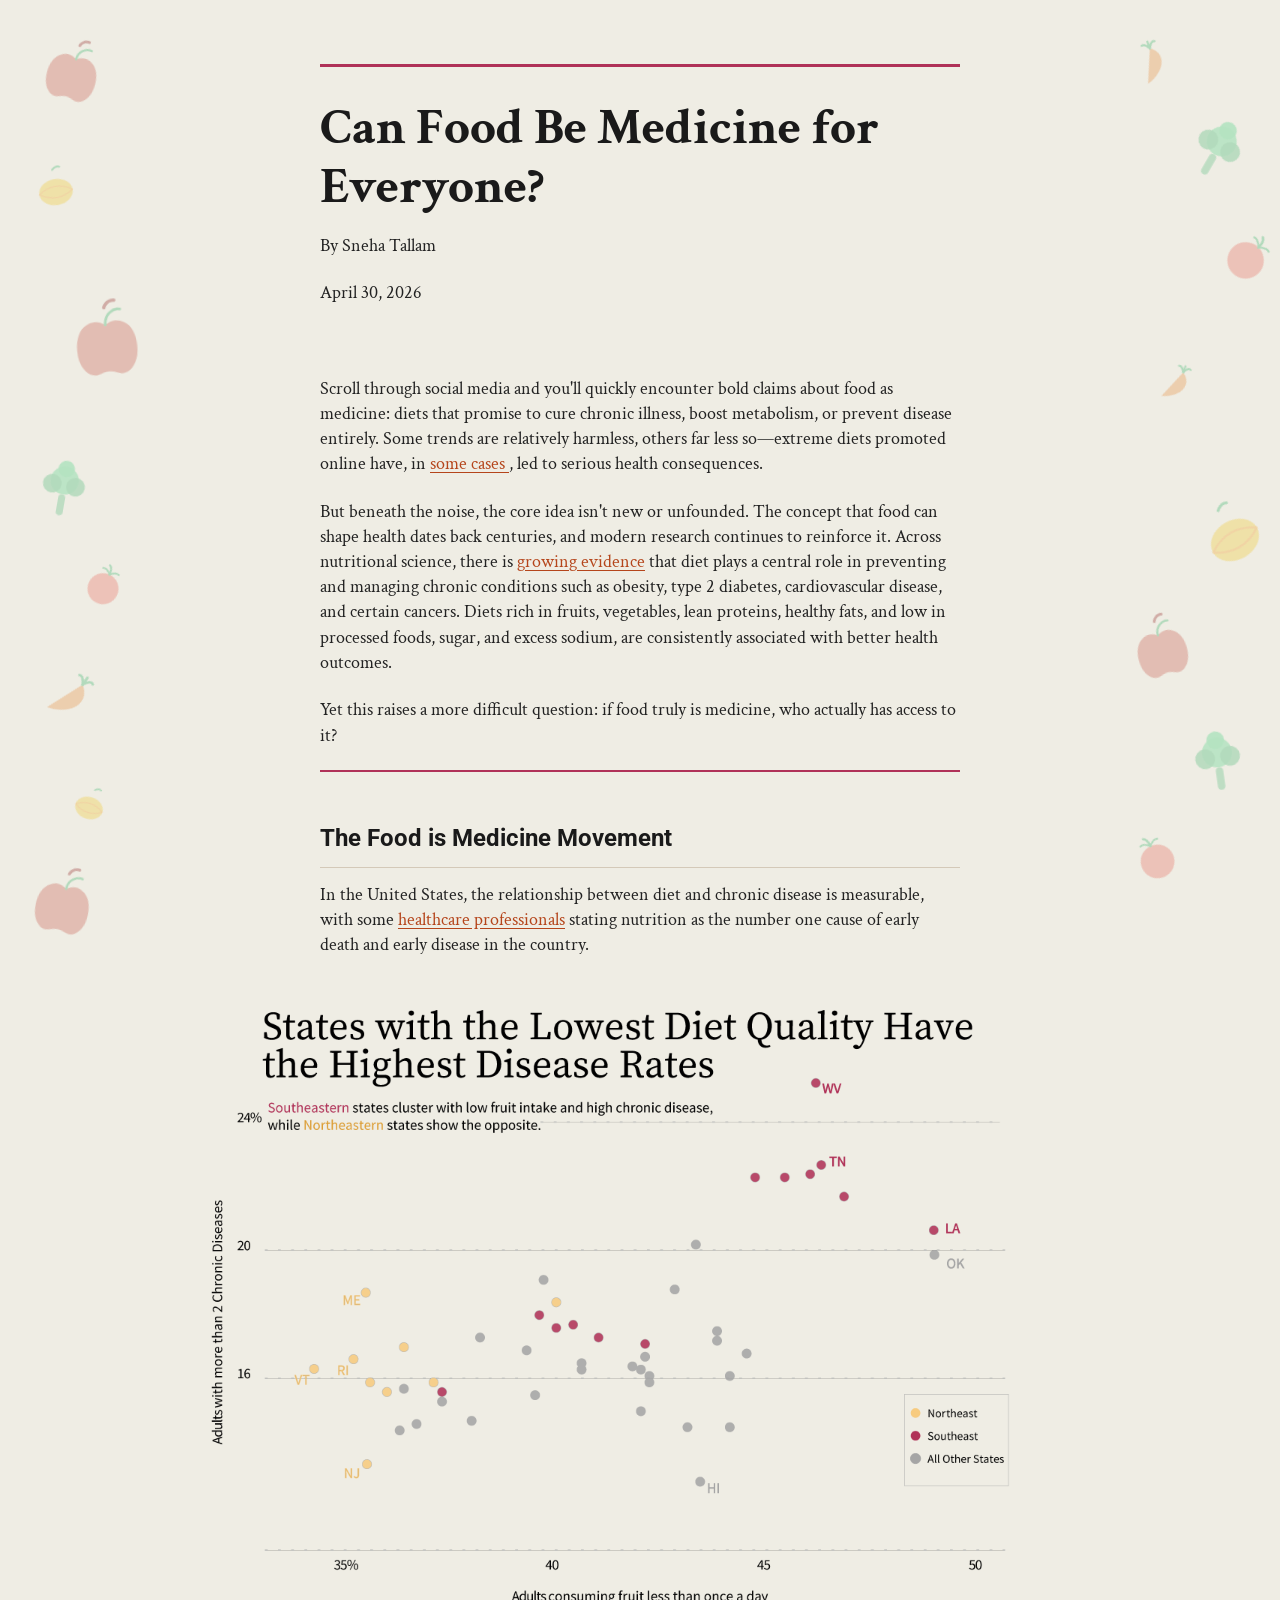
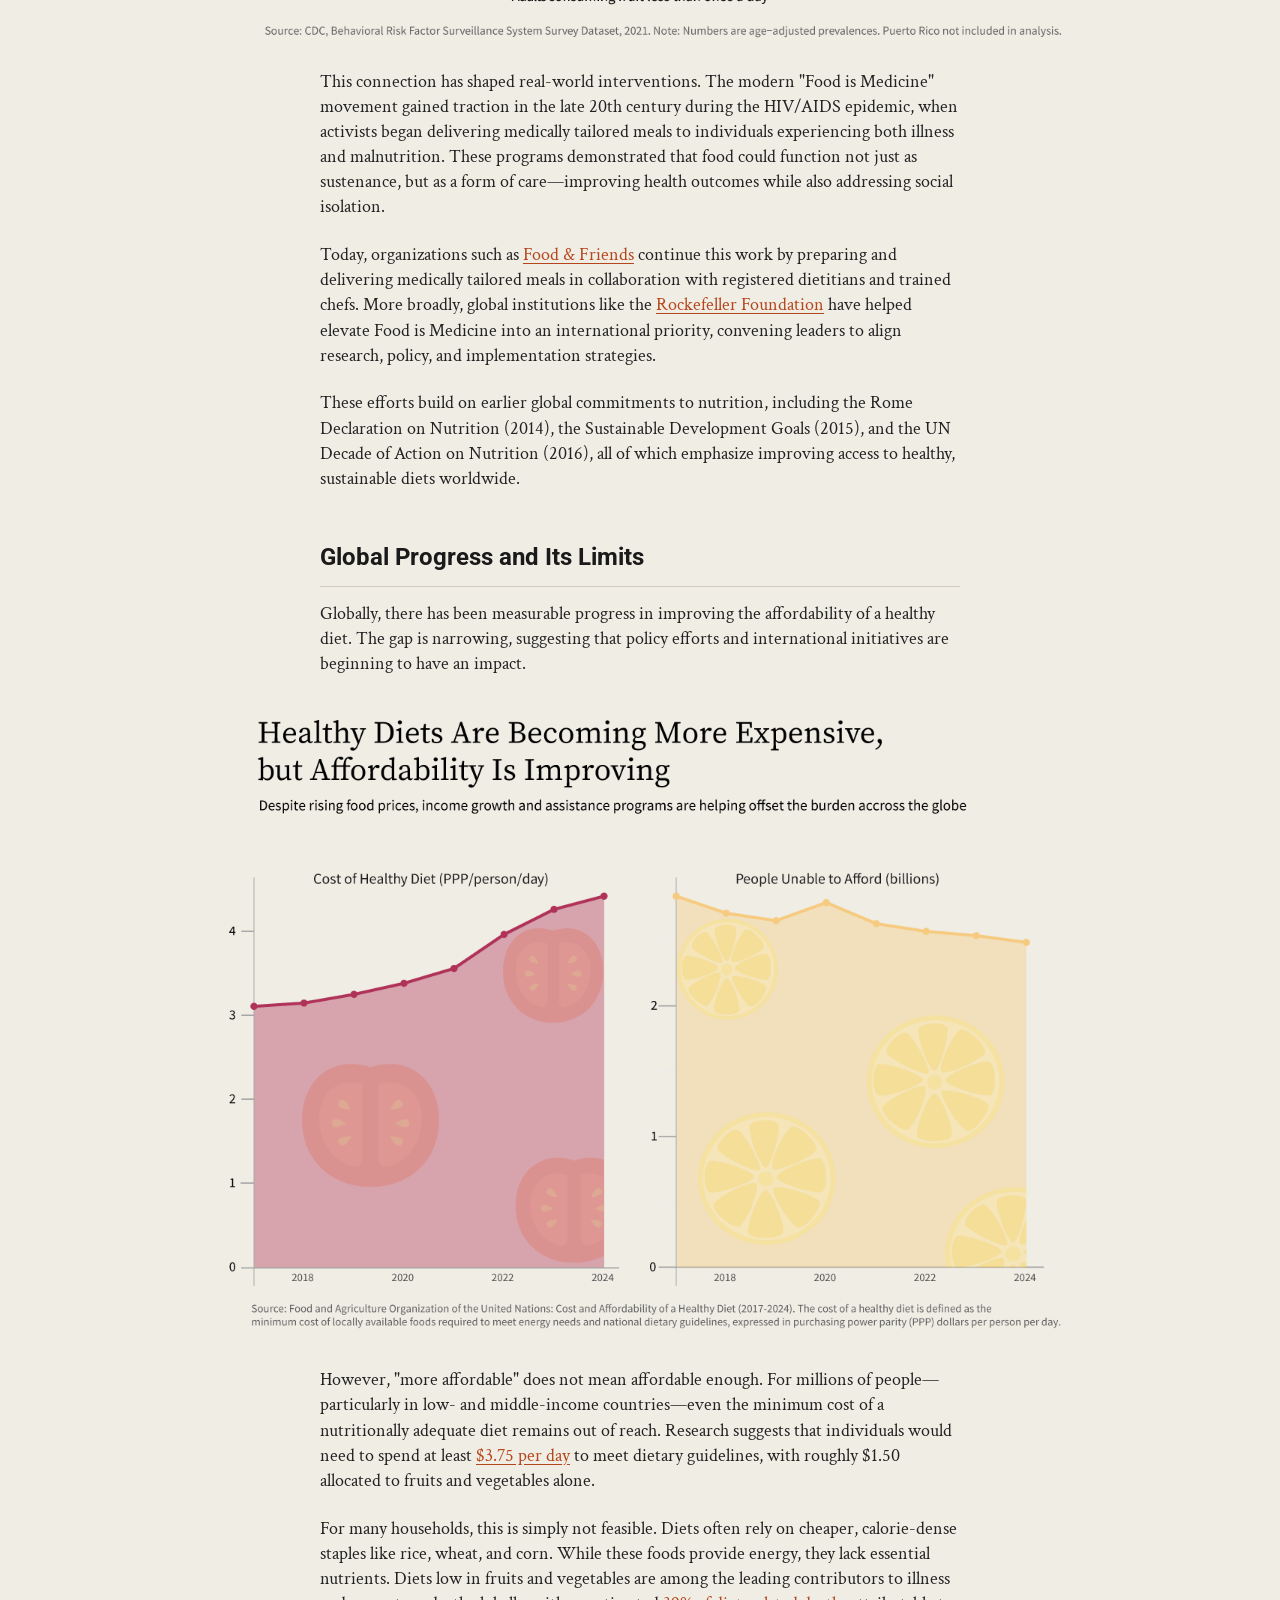
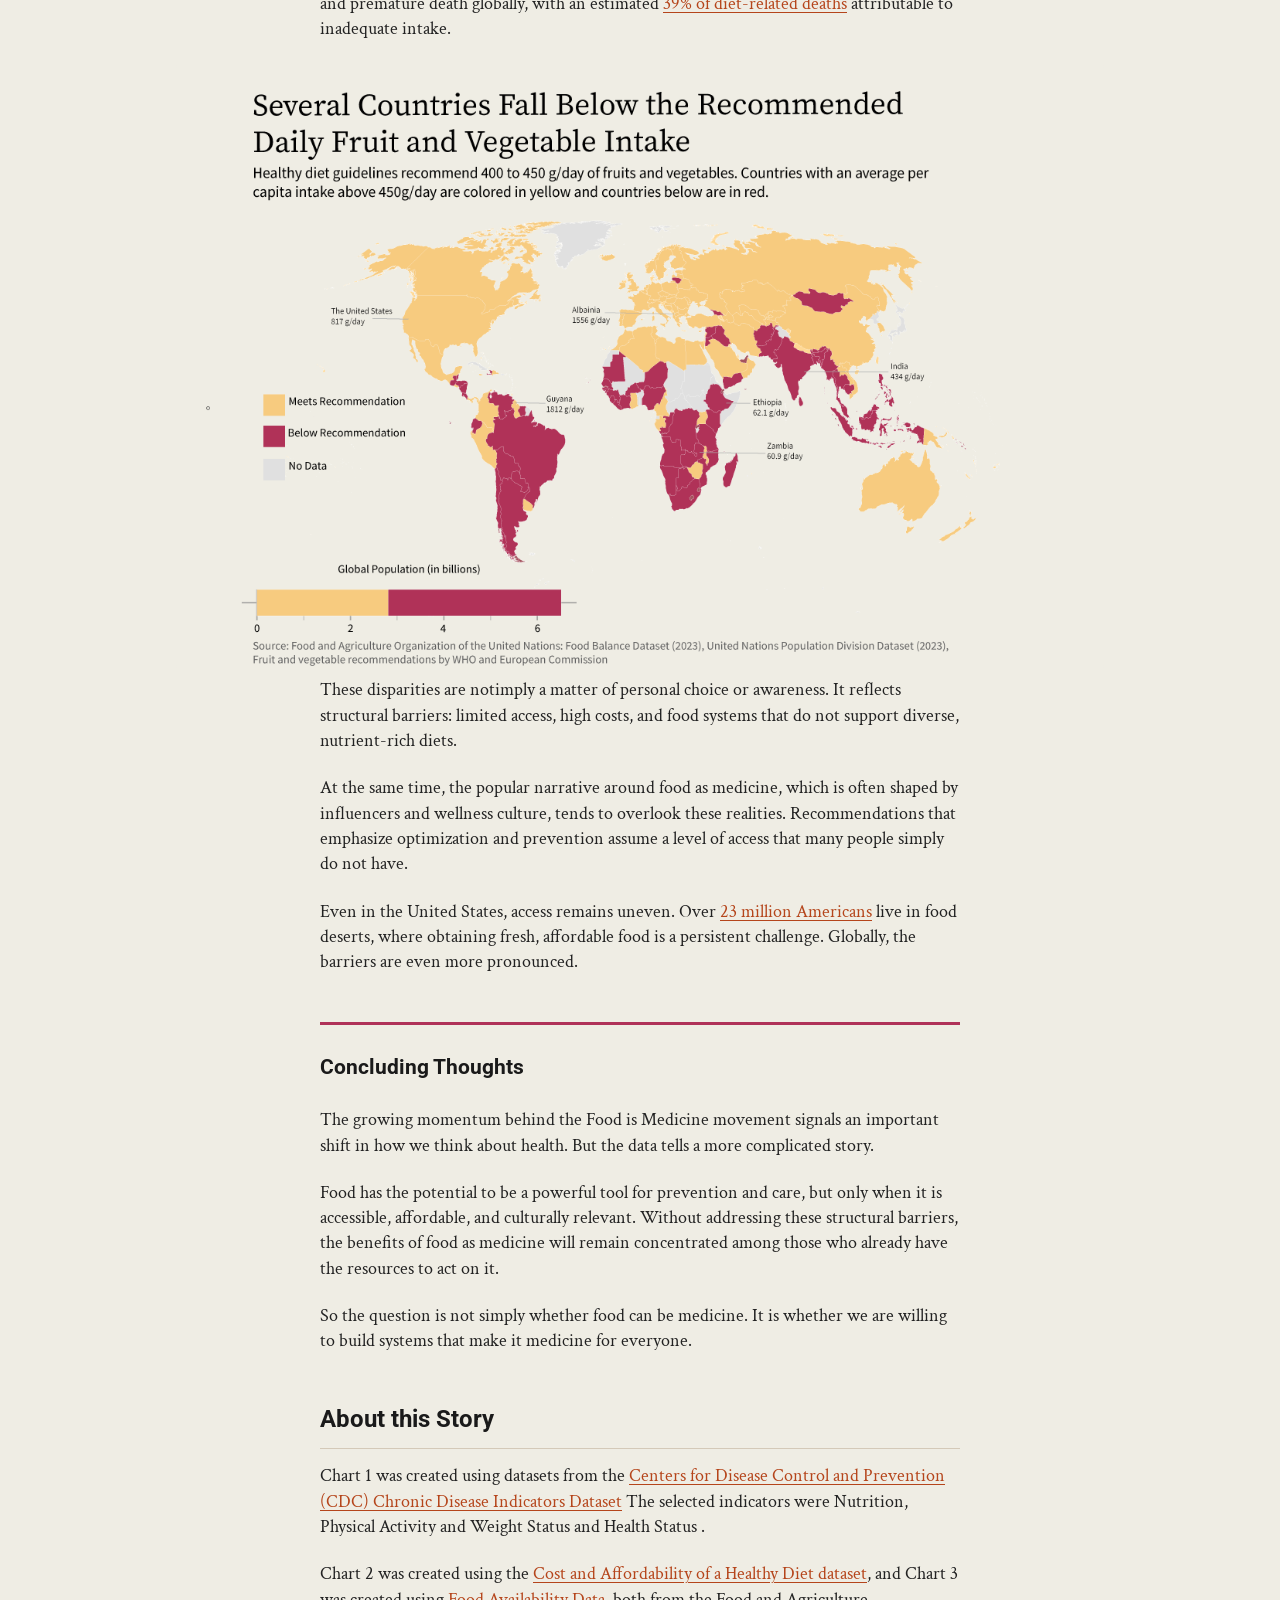
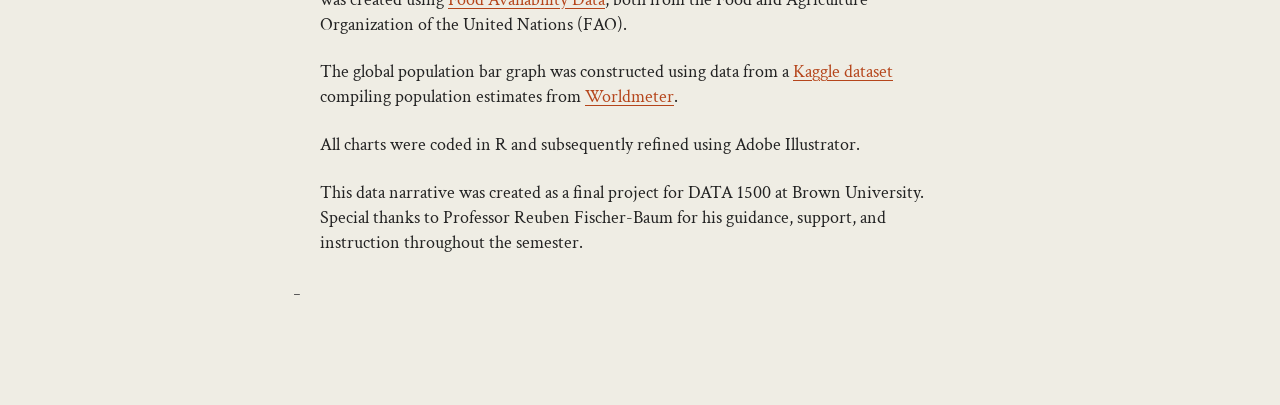
<file: healthy_diet/index.html>
<!DOCTYPE html>
<html lang="en">
    <head>
        <title>Can Food Be Medicine for Everyone?</title>
        <link rel="stylesheet" href="styles.css">
        <script src="https://d3js.org/d3.v7.min.js"></script>
    </head>

    <body>

        <!-- ── Background fruit icons ───────── -->
        <script>
            const fruits = [
                /* Apple */
                `<svg width="90" height="90" viewBox="0 0 64 64" fill="none" xmlns="http://www.w3.org/2000/svg">
                    <path d="M32 8 C32 8 34 2 40 3" stroke="#8b1a1a" stroke-width="2.5" stroke-linecap="round"/>
                    <path d="M18 20 C10 24 8 36 10 46 C12 54 18 60 24 58 C27 57 29 56 32 56 C35 56 37 57 40 58 C46 60 52 54 54 46 C56 36 54 24 46 20 C41 17 36 18 32 21 C28 18 23 17 18 20Z" fill="#c0392b" opacity="0.85"/>
                    <path d="M32 21 C32 21 32 15 36 12 C40 9 44 10 44 10" stroke="#27ae60" stroke-width="2" stroke-linecap="round" fill="none"/>
                </svg>`,
                /* Carrot */
                `<svg width="90" height="90" viewBox="0 0 64 64" fill="none" xmlns="http://www.w3.org/2000/svg">
                    <path d="M34 14 L18 52 C18 52 28 50 36 42 C44 34 46 22 34 14Z" fill="#e67e22" opacity="0.9"/>
                    <path d="M34 14 C34 14 30 6 26 8" stroke="#27ae60" stroke-width="2.5" stroke-linecap="round" fill="none"/>
                    <path d="M34 14 C34 14 38 5 42 8" stroke="#27ae60" stroke-width="2.5" stroke-linecap="round" fill="none"/>
                    <path d="M34 14 C34 14 34 4 34 6" stroke="#27ae60" stroke-width="2.5" stroke-linecap="round" fill="none"/>
                </svg>`,
                /* Broccoli */
                `<svg width="90" height="90" viewBox="0 0 64 64" fill="none" xmlns="http://www.w3.org/2000/svg">
                    <rect x="29" y="38" width="6" height="18" rx="3" fill="#27ae60" opacity="0.8"/>
                    <circle cx="32" cy="26" r="12" fill="#2ecc71" opacity="0.85"/>
                    <circle cx="22" cy="30" r="8" fill="#27ae60" opacity="0.85"/>
                    <circle cx="42" cy="30" r="8" fill="#27ae60" opacity="0.85"/>
                    <circle cx="32" cy="16" r="7" fill="#2ecc71" opacity="0.9"/>
                </svg>`,
                /* Lemon */
                `<svg width="90" height="90" viewBox="0 0 64 64" fill="none" xmlns="http://www.w3.org/2000/svg">
                    <ellipse cx="32" cy="32" rx="18" ry="14" fill="#f1c40f" opacity="0.9"/>
                    <path d="M14 32 Q32 20 50 32" stroke="#f39c12" stroke-width="1.5" fill="none"/>
                    <path d="M14 32 Q32 44 50 32" stroke="#f39c12" stroke-width="1.5" fill="none"/>
                    <path d="M32 8 C32 8 36 4 40 6" stroke="#27ae60" stroke-width="2" stroke-linecap="round" fill="none"/>
                </svg>`,
                /* Tomato */
                `<svg width="90" height="90" viewBox="0 0 64 64" fill="none" xmlns="http://www.w3.org/2000/svg">
                    <circle cx="32" cy="36" r="18" fill="#e74c3c" opacity="0.85"/>
                    <path d="M32 18 C32 18 32 10 28 8" stroke="#27ae60" stroke-width="2.5" stroke-linecap="round" fill="none"/>
                    <path d="M32 18 C32 18 38 12 42 14" stroke="#27ae60" stroke-width="2" stroke-linecap="round" fill="none"/>
                    <path d="M32 18 C32 18 26 12 22 14" stroke="#27ae60" stroke-width="2" stroke-linecap="round" fill="none"/>
                </svg>`
            ];

            /* Placement configs: [top%, left%, size px, rotation deg] */
            const placements = [
                [4,   3,  70,  15],
                [4,  88,  55, -20],
                [12, 92,  80,  30],
                [18,  2,  60, -10],
                [25, 95,  65,  45],
                [33,  5,  85,  -5],
                [40, 90,  50,  20],
                [50,  2,  75,  10],
                [55, 93,  90, -30],
                [62,  6,  55,  25],
                [68, 88,  70, -15],
                [74,  3,  65,  35],
                [80, 92,  80,  -8],
                [87,  5,  50,  18],
                [92, 88,  60, -25],
                [96,  2,  75,  12],
            ];

            document.addEventListener('DOMContentLoaded', function() {
                placements.forEach(function([top, left, size, rotate], i) {
                    const fruitSvg = fruits[i % fruits.length];
                    const div = document.createElement('div');
                    div.className = 'bg-fruit';
                    div.setAttribute('aria-hidden', 'true');
                    div.style.top = top + '%';
                    div.style.left = left + '%';
                    div.style.transform = 'rotate(' + rotate + 'deg)';
                    div.style.width = size + 'px';
                    div.style.height = size + 'px';
                    div.innerHTML = fruitSvg.replace(/width="\d+"/, 'width="' + size + '"').replace(/height="\d+"/, 'height="' + size + '"');
                    document.body.appendChild(div);
                });
            });
        </script>

        <div class="article">

            <!-- ── Header ───────────────────────── -->
            <header class="article-header">
                <h1>Can Food Be Medicine for Everyone?</h1>
                <p>By Sneha Tallam</p>
                <p>April 30, 2026</p>
            </header>

            <!-- ── TikTok embeds ─────────────────── -->
            <div class="tiktok-row">
                <blockquote class="tiktok-embed"
                    cite="https://www.tiktok.com/@trevor_denney/video/7609897945885887758"
                    data-video-id="7609897945885887758"
                    style="max-width:325px; min-width:225px;">
                    <section></section>
                </blockquote>
                <blockquote class="tiktok-embed"
                    cite="https://www.tiktok.com/@ebbymoyer/video/7623943289879710989"
                    data-video-id="7623943289879710989"
                    style="max-width:325px; min-width:225px;">
                    <section></section>
                </blockquote>
                <blockquote class="tiktok-embed"
                    cite="https://www.tiktok.com/@theobergmann_/video/7596897828106980630"
                    data-video-id="7596897828106980630"
                    style="max-width:325px; min-width:225px;">
                    <section></section>
                </blockquote>
            </div>
            <script async src="https://www.tiktok.com/embed.js"></script>

            <!-- ── Introduction ─────────────────── -->
            <p>
                Scroll through social media and you'll quickly encounter bold claims about food as medicine: diets that promise to cure chronic illness, boost metabolism, or prevent disease entirely. Some trends are relatively harmless, others far less so—extreme diets promoted online have, in <a href="https://time.com/7295323/social-media-case-instagram-tiktok/"> some cases </a>, led to serious health consequences.
            </p>
            <p>
                But beneath the noise, the core idea isn't new or unfounded. The concept that food can shape health dates back centuries, and modern research continues to reinforce it. Across nutritional science, there is <a href="https://pmc.ncbi.nlm.nih.gov/articles/PMC7071223/">growing evidence</a>  that diet plays a central role in preventing and managing chronic conditions such as obesity, type 2 diabetes, cardiovascular disease, and certain cancers. Diets rich in fruits, vegetables, lean proteins, healthy fats, and low in processed foods, sugar, and excess sodium, are consistently associated with better health outcomes.
            </p>
            <p>
                Yet this raises a more difficult question: if food truly is medicine, who actually has access to it?
            </p>

            <div class="divider"></div>

            <!-- ── Section 1 ──────────────────────── -->
            <h2>The Food is Medicine Movement</h2>
            <p>
                In the United States, the relationship between diet and chronic disease is measurable, with some <a href="https://newsnetwork.mayoclinic.org/discussion/mayo-clinic-minute-mayo-clinic-minute-relationship-between-food-disease-stronger-than-you-may-think/">healthcare professionals</a> stating nutrition as the number one cause of early death and early disease in the country.
            </p>

            <!-- CHART 1 — slightly wider than body -->
            <div class="chart-block chart-block--mid">
                <img src="images/FruitandChronicScatter.gif" alt="Scatter chart: fruit intake vs chronic disease rates by state, showing that states in the Northeast hover around low chronic disease and higher fruit intake, while the states in the Southeast typically show the opposite pattern">
            </div>

            <p>
                This connection has shaped real-world interventions. The modern "Food is Medicine" movement gained traction in the late 20th century during the HIV/AIDS epidemic, when activists began delivering medically tailored meals to individuals experiencing both illness and malnutrition. These programs demonstrated that food could function not just as sustenance, but as a form of care—improving health outcomes while also addressing social isolation.
            </p>
            <p>
                Today, organizations such as <a href="https://foodandfriends.org/">Food &amp; Friends</a> continue this work by preparing and delivering medically tailored meals in collaboration with registered dietitians and trained chefs. More broadly, global institutions like the <a href="https://www.rockefellerfoundation.org/perspective/building-a-global-movement-how-food-is-medicine-is-transforming-healthcare-worldwide/">Rockefeller Foundation</a> have helped elevate Food is Medicine into an international priority, convening leaders to align research, policy, and implementation strategies.
            </p>
            <p>
                These efforts build on earlier global commitments to nutrition, including the Rome Declaration on Nutrition (2014), the Sustainable Development Goals (2015), and the UN Decade of Action on Nutrition (2016), all of which emphasize improving access to healthy, sustainable diets worldwide.
            </p>

            <!-- ── Section 3 ──────────────────────── -->
            <h2>Global Progress and Its Limits</h2>
            <p>
                Globally, there has been measurable progress in improving the affordability of a healthy diet. The gap is narrowing, suggesting that policy efforts and international initiatives are beginning to have an impact.
            </p>

            <!-- CHART 2 — noticeably wider -->
            <div class="chart-block chart-block--large">
                <img src="images/CAoHD_faceted.gif" alt="Two line charts side by side. First chart shows the rise in the cost of a healthy diet, and second chart shows the decrease in people unable to afford a healthy diet from 2017 to 2024">
            </div>

            <p>
                However, "more affordable" does not mean affordable enough. For millions of people—particularly in low- and middle-income countries—even the minimum cost of a nutritionally adequate diet remains out of reach. Research suggests that individuals would need to spend at least <a href="https://www.csis.org/analysis/three-billion-people-cannot-afford-healthy-diets-what-does-mean-next-green-revolution">$3.75 per day</a> to meet dietary guidelines, with roughly $1.50 allocated to fruits and vegetables alone.
            </p>
            <p>
                For many households, this is simply not feasible. Diets often rely on cheaper, calorie-dense staples like rice, wheat, and corn. While these foods provide energy, they lack essential nutrients. Diets low in fruits and vegetables are among the leading contributors to illness and premature death globally, with an estimated <a href="https://www.thelancet.com/journals/lancet/article/PIIS0140-6736(19)30041-8/fulltext">39% of diet-related deaths</a> attributable to inadequate intake.
            </p>


            <!-- CHART 3 — full viewport width -->
            <div class="chart-block chart-block--wide">
                <img src="images/foodandveggiemap.gif" alt="World map highlights which countries do and do not meet guidelines for food availability of recommended amount of fruit and vegetables per day. The map shows that several countries in the Global South fall below the recommendation.">
            </div>

            <p>
                These disparities are notimply a matter of personal choice or awareness. It reflects structural barriers: limited access, high costs, and food systems that do not support diverse, nutrient-rich diets.
            </p>
            <p>
                At the same time, the popular narrative around food as medicine, which is often shaped by influencers and wellness culture, tends to overlook these realities. Recommendations that emphasize optimization and prevention assume a level of access that many people simply do not have.
            </p>
            <p>
                Even in the United States, access remains uneven. Over <a href="https://pmc.ncbi.nlm.nih.gov/articles/PMC7299236/">23 million Americans</a> live in food deserts, where obtaining fresh, affordable food is a persistent challenge. Globally, the barriers are even more pronounced.
            </p>

            <!-- ── Conclusion ─────────────────────── -->
            <div class="conclusion">
                <h2>Concluding Thoughts</h2>
                <p>
                    The growing momentum behind the Food is Medicine movement signals an important shift in how we think about health. But the data tells a more complicated story.
                </p>
                <p>
                    Food has the potential to be a powerful tool for prevention and care, but only when it is accessible, affordable, and culturally relevant. Without addressing these structural barriers, the benefits of food as medicine will remain concentrated among those who already have the resources to act on it.
                </p>
                <p>
                    So the question is not simply whether food can be medicine. It is whether we are willing to build systems that make it medicine for everyone.
                </p>
            </div>

            <!-- ── About ──────────────────────────── -->
            <h2>About this Story</h2>
            <p>
                Chart 1 was created using datasets from the
                <a href="https://cdi.cdc.gov/?location=ALL&category=NPAW&indicators=NPW02" target="_blank" rel="noopener noreferrer">Centers for Disease Control and Prevention (CDC) Chronic Disease Indicators Dataset</a> The selected indicators were Nutrition, Physical Activity and Weight Status and Health Status .
            </p>
            <p>
                Chart 2 was created using the
                <a href="https://www.fao.org/faostat/en/#data/CAHD" target="_blank" rel="noopener noreferrer">Cost and Affordability of a Healthy Diet dataset</a>, and Chart 3 was created using
                <a href="https://www.fao.org/faostat/en/#data/SUA" target="_blank" rel="noopener noreferrer">Food Availability Data</a>, both from the Food and Agriculture Organization of the United Nations (FAO).
            </p>
            <p>
                The global population bar graph was constructed using data from a
                <a href="https://www.kaggle.com/datasets/iamsouravbanerjee/world-population-dataset" target="_blank" rel="noopener noreferrer">Kaggle dataset</a>
                compiling population estimates from <a href="https://www.worldometers.info/world-population/">Worldmeter</a>.
            </p>
            <p>
                All charts were coded in R and subsequently refined using Adobe Illustrator.
            </p>
            <p>
                This data narrative was created as a final project for DATA 1500 at Brown University. Special thanks to Professor Reuben Fischer-Baum for his guidance, support, and instruction throughout the semester.
            </p>

            <div class="chart-block">
                <div id="myChart"></div>
                <div id="myTooltip">_</div>
            </div>

        </div><!-- /article -->
    </body>
</html>
</file>
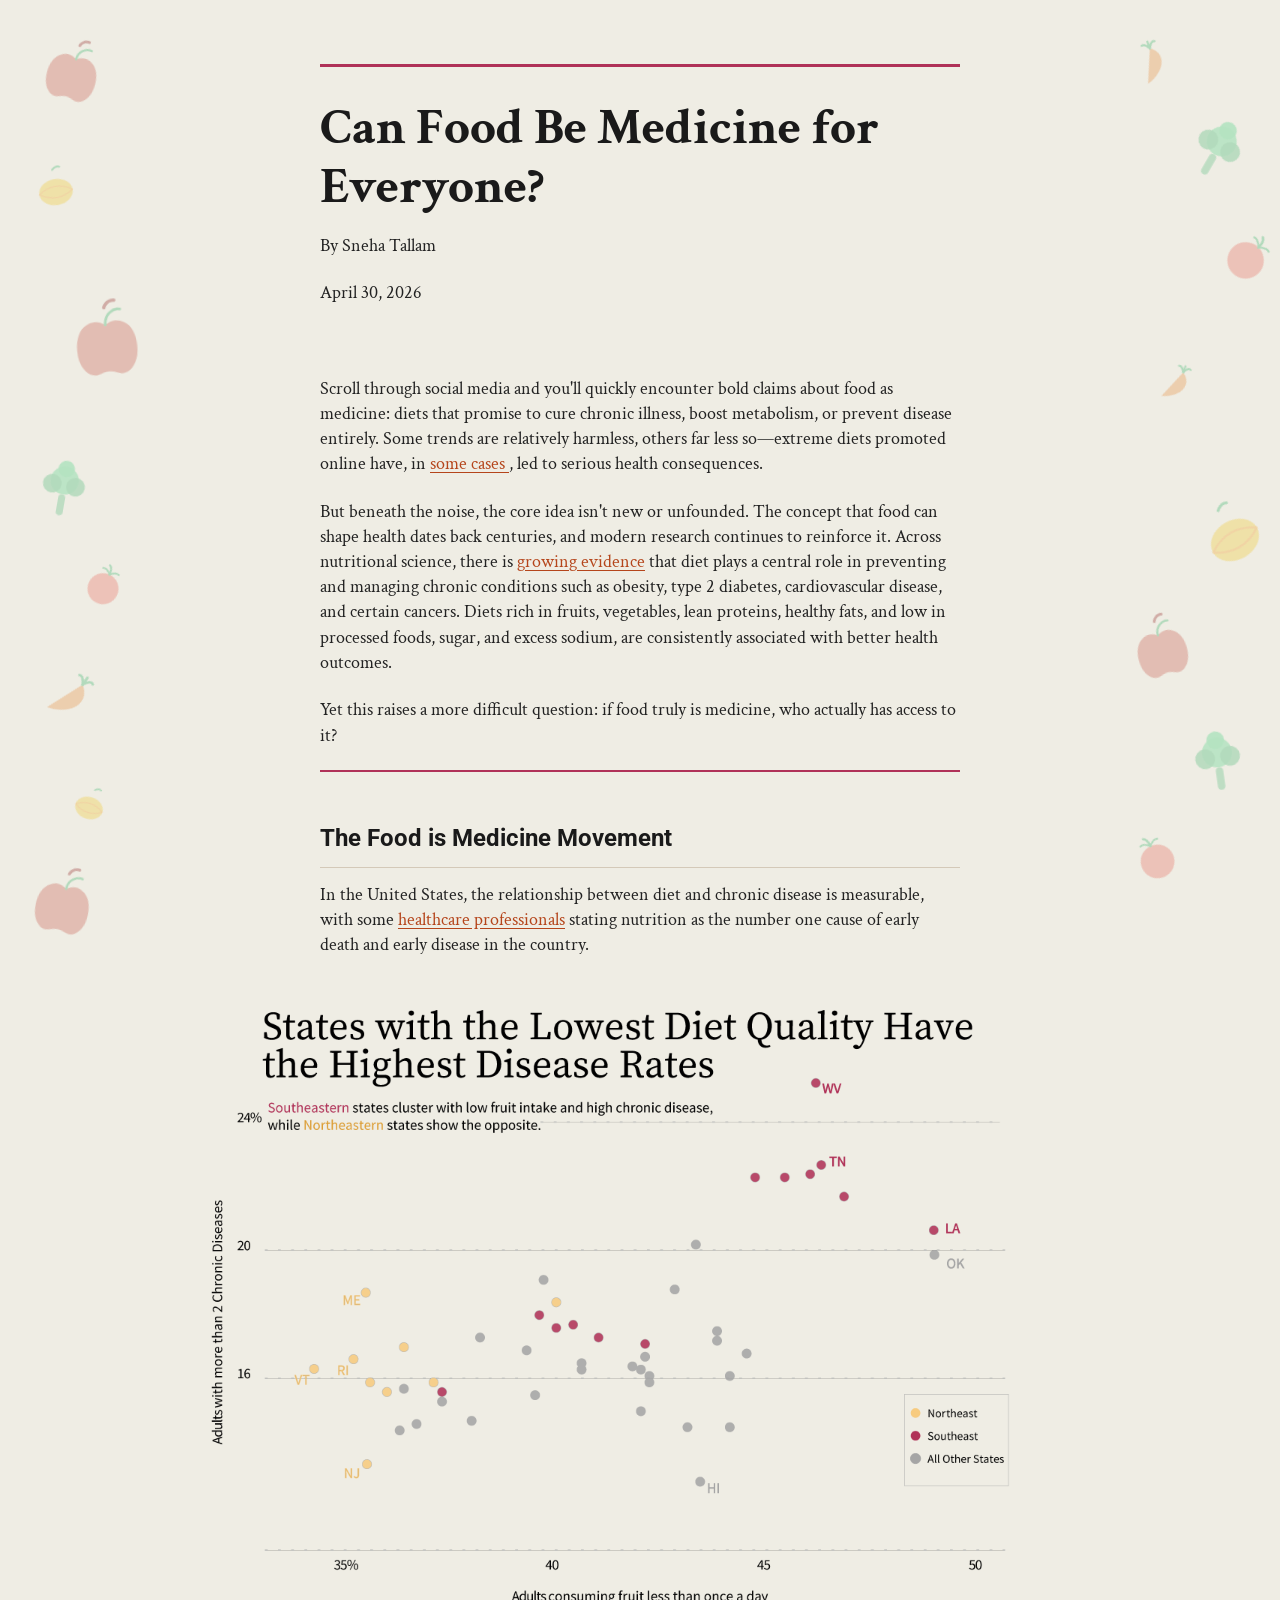
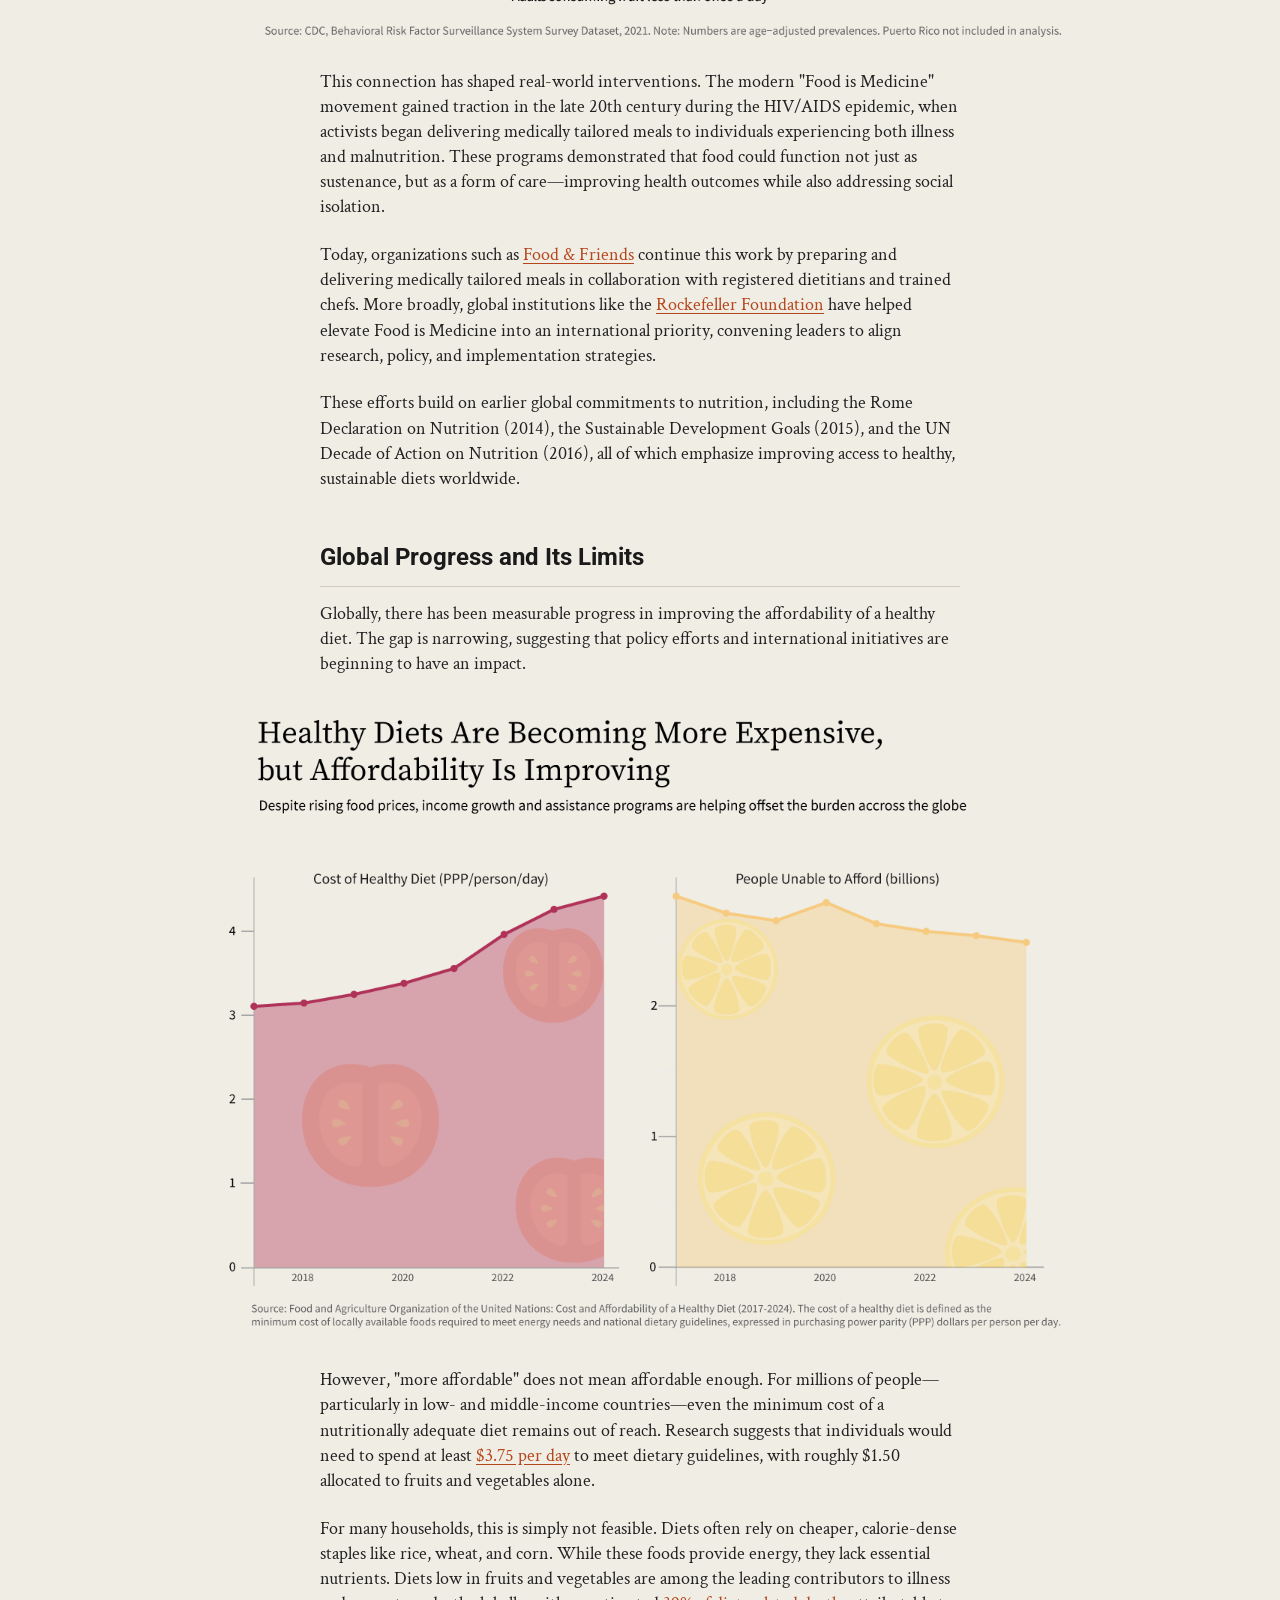
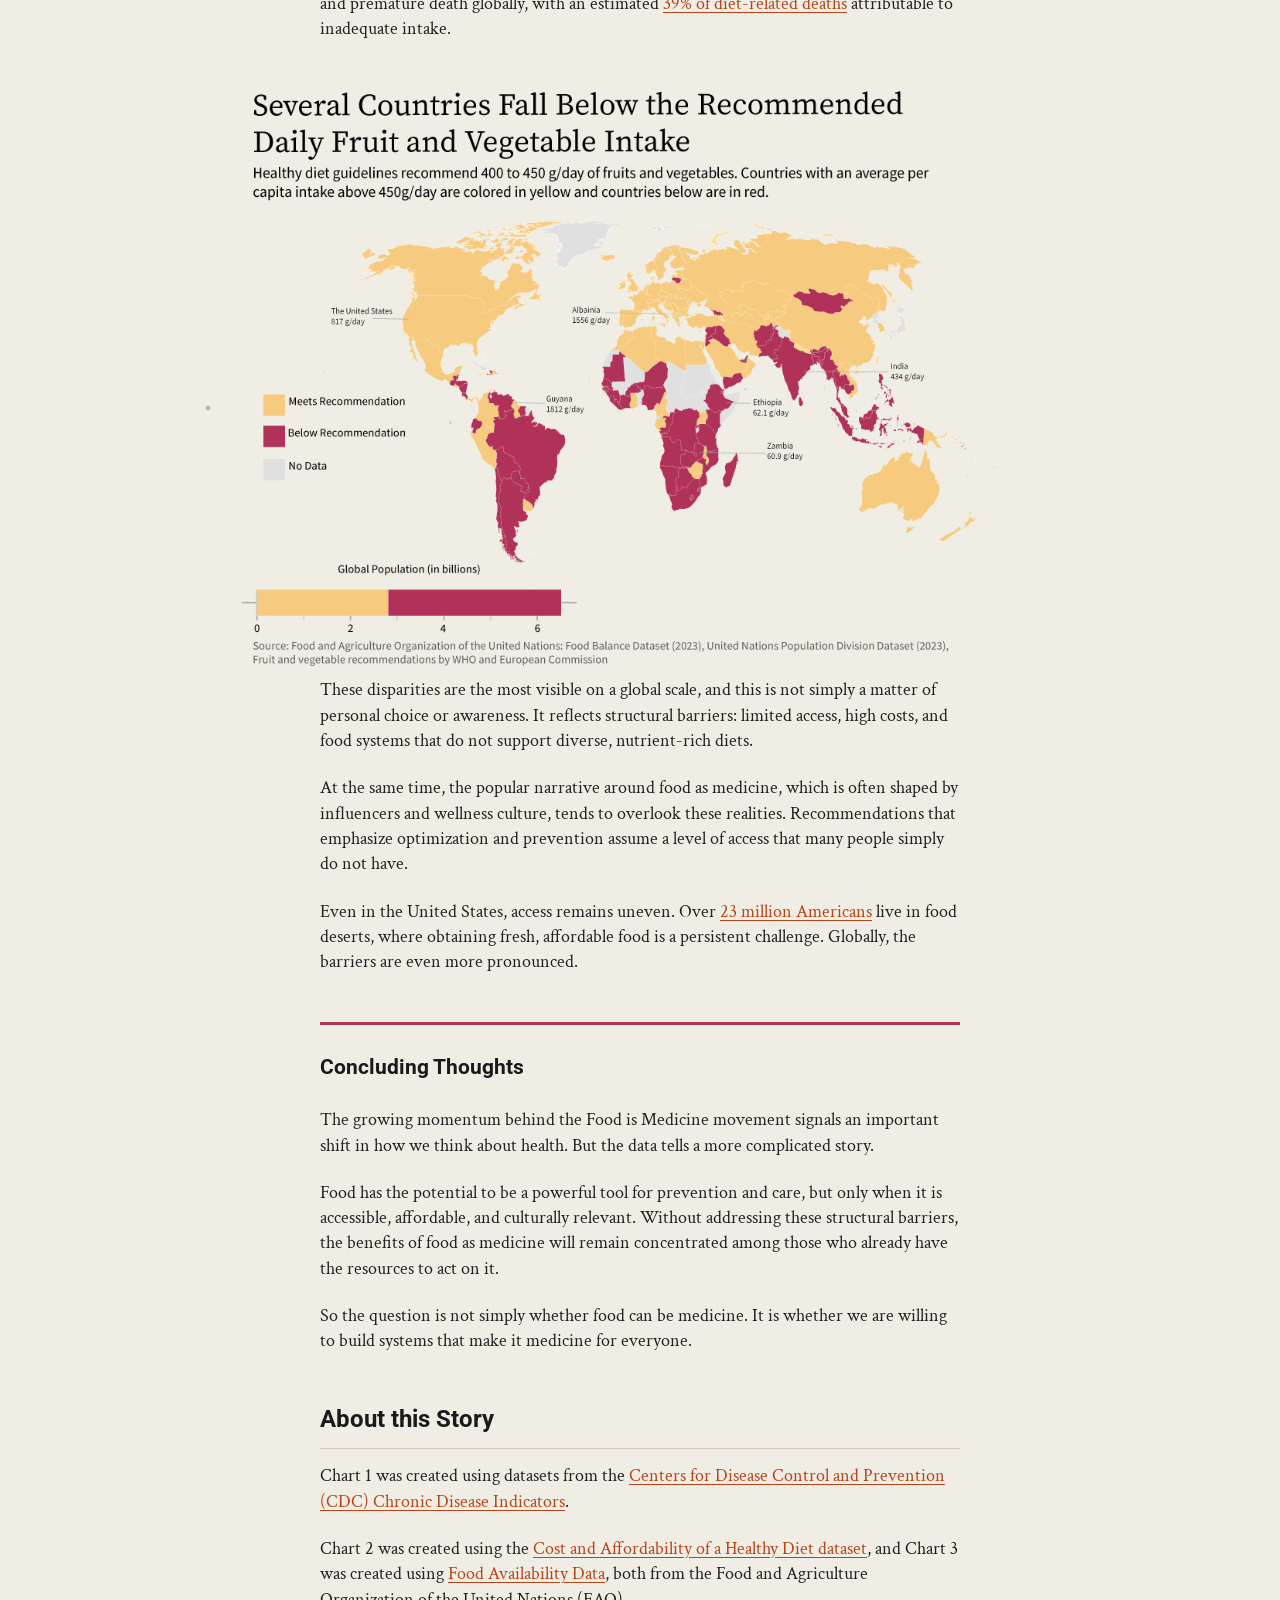
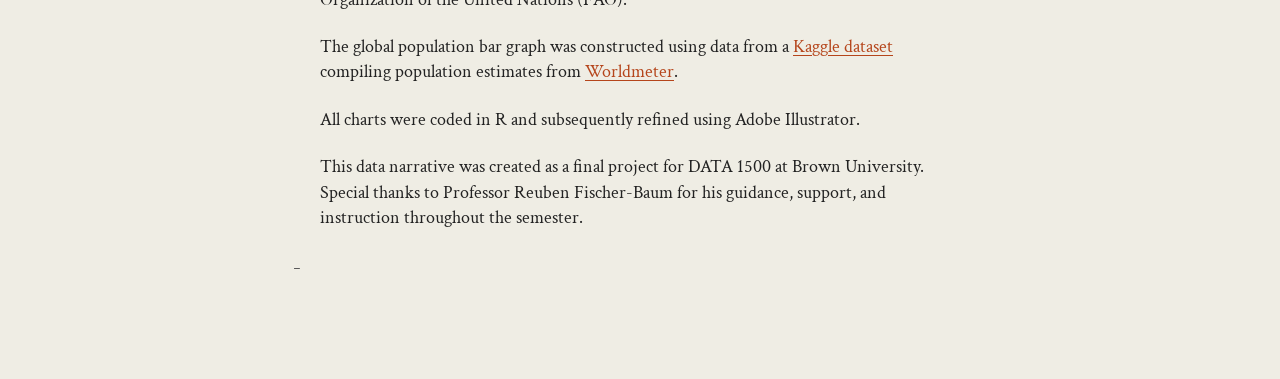
<file: healthy_diet/index (2).html>
<!DOCTYPE html>
<html lang="en">
    <head>
        <title>Can Food Be Medicine for Everyone?</title>
        <link rel="stylesheet" href="styles.css">
        <script src="https://d3js.org/d3.v7.min.js"></script>
    </head>

    <body>

        <!-- ── Background fruit icons ───────── -->
        <script>
            const fruits = [
                /* Apple */
                `<svg width="90" height="90" viewBox="0 0 64 64" fill="none" xmlns="http://www.w3.org/2000/svg">
                    <path d="M32 8 C32 8 34 2 40 3" stroke="#8b1a1a" stroke-width="2.5" stroke-linecap="round"/>
                    <path d="M18 20 C10 24 8 36 10 46 C12 54 18 60 24 58 C27 57 29 56 32 56 C35 56 37 57 40 58 C46 60 52 54 54 46 C56 36 54 24 46 20 C41 17 36 18 32 21 C28 18 23 17 18 20Z" fill="#c0392b" opacity="0.85"/>
                    <path d="M32 21 C32 21 32 15 36 12 C40 9 44 10 44 10" stroke="#27ae60" stroke-width="2" stroke-linecap="round" fill="none"/>
                </svg>`,
                /* Carrot */
                `<svg width="90" height="90" viewBox="0 0 64 64" fill="none" xmlns="http://www.w3.org/2000/svg">
                    <path d="M34 14 L18 52 C18 52 28 50 36 42 C44 34 46 22 34 14Z" fill="#e67e22" opacity="0.9"/>
                    <path d="M34 14 C34 14 30 6 26 8" stroke="#27ae60" stroke-width="2.5" stroke-linecap="round" fill="none"/>
                    <path d="M34 14 C34 14 38 5 42 8" stroke="#27ae60" stroke-width="2.5" stroke-linecap="round" fill="none"/>
                    <path d="M34 14 C34 14 34 4 34 6" stroke="#27ae60" stroke-width="2.5" stroke-linecap="round" fill="none"/>
                </svg>`,
                /* Broccoli */
                `<svg width="90" height="90" viewBox="0 0 64 64" fill="none" xmlns="http://www.w3.org/2000/svg">
                    <rect x="29" y="38" width="6" height="18" rx="3" fill="#27ae60" opacity="0.8"/>
                    <circle cx="32" cy="26" r="12" fill="#2ecc71" opacity="0.85"/>
                    <circle cx="22" cy="30" r="8" fill="#27ae60" opacity="0.85"/>
                    <circle cx="42" cy="30" r="8" fill="#27ae60" opacity="0.85"/>
                    <circle cx="32" cy="16" r="7" fill="#2ecc71" opacity="0.9"/>
                </svg>`,
                /* Lemon */
                `<svg width="90" height="90" viewBox="0 0 64 64" fill="none" xmlns="http://www.w3.org/2000/svg">
                    <ellipse cx="32" cy="32" rx="18" ry="14" fill="#f1c40f" opacity="0.9"/>
                    <path d="M14 32 Q32 20 50 32" stroke="#f39c12" stroke-width="1.5" fill="none"/>
                    <path d="M14 32 Q32 44 50 32" stroke="#f39c12" stroke-width="1.5" fill="none"/>
                    <path d="M32 8 C32 8 36 4 40 6" stroke="#27ae60" stroke-width="2" stroke-linecap="round" fill="none"/>
                </svg>`,
                /* Tomato */
                `<svg width="90" height="90" viewBox="0 0 64 64" fill="none" xmlns="http://www.w3.org/2000/svg">
                    <circle cx="32" cy="36" r="18" fill="#e74c3c" opacity="0.85"/>
                    <path d="M32 18 C32 18 32 10 28 8" stroke="#27ae60" stroke-width="2.5" stroke-linecap="round" fill="none"/>
                    <path d="M32 18 C32 18 38 12 42 14" stroke="#27ae60" stroke-width="2" stroke-linecap="round" fill="none"/>
                    <path d="M32 18 C32 18 26 12 22 14" stroke="#27ae60" stroke-width="2" stroke-linecap="round" fill="none"/>
                </svg>`
            ];

            /* Placement configs: [top%, left%, size px, rotation deg] */
            const placements = [
                [4,   3,  70,  15],
                [4,  88,  55, -20],
                [12, 92,  80,  30],
                [18,  2,  60, -10],
                [25, 95,  65,  45],
                [33,  5,  85,  -5],
                [40, 90,  50,  20],
                [50,  2,  75,  10],
                [55, 93,  90, -30],
                [62,  6,  55,  25],
                [68, 88,  70, -15],
                [74,  3,  65,  35],
                [80, 92,  80,  -8],
                [87,  5,  50,  18],
                [92, 88,  60, -25],
                [96,  2,  75,  12],
            ];

            document.addEventListener('DOMContentLoaded', function() {
                placements.forEach(function([top, left, size, rotate], i) {
                    const fruitSvg = fruits[i % fruits.length];
                    const div = document.createElement('div');
                    div.className = 'bg-fruit';
                    div.setAttribute('aria-hidden', 'true');
                    div.style.top = top + '%';
                    div.style.left = left + '%';
                    div.style.transform = 'rotate(' + rotate + 'deg)';
                    div.style.width = size + 'px';
                    div.style.height = size + 'px';
                    div.innerHTML = fruitSvg.replace(/width="\d+"/, 'width="' + size + '"').replace(/height="\d+"/, 'height="' + size + '"');
                    document.body.appendChild(div);
                });
            });
        </script>

        <div class="article">

            <!-- ── Header ───────────────────────── -->
            <header class="article-header">
                <h1>Can Food Be Medicine for Everyone?</h1>
                <p>By Sneha Tallam</p>
                <p>April 30, 2026</p>
            </header>

            <!-- ── TikTok embeds ─────────────────── -->
            <div class="tiktok-row">
                <blockquote class="tiktok-embed"
                    cite="https://www.tiktok.com/@trevor_denney/video/7609897945885887758"
                    data-video-id="7609897945885887758"
                    style="max-width:325px; min-width:225px;">
                    <section></section>
                </blockquote>
                <blockquote class="tiktok-embed"
                    cite="https://www.tiktok.com/@ebbymoyer/video/7623943289879710989"
                    data-video-id="7623943289879710989"
                    style="max-width:325px; min-width:225px;">
                    <section></section>
                </blockquote>
                <blockquote class="tiktok-embed"
                    cite="https://www.tiktok.com/@theobergmann_/video/7596897828106980630"
                    data-video-id="7596897828106980630"
                    style="max-width:325px; min-width:225px;">
                    <section></section>
                </blockquote>
            </div>
            <script async src="https://www.tiktok.com/embed.js"></script>

            <!-- ── Introduction ─────────────────── -->
            <p>
                Scroll through social media and you'll quickly encounter bold claims about food as medicine: diets that promise to cure chronic illness, boost metabolism, or prevent disease entirely. Some trends are relatively harmless, others far less so—extreme diets promoted online have, in <a href="https://time.com/7295323/social-media-case-instagram-tiktok/"> some cases </a>, led to serious health consequences.
            </p>
            <p>
                But beneath the noise, the core idea isn't new or unfounded. The concept that food can shape health dates back centuries, and modern research continues to reinforce it. Across nutritional science, there is <a href="https://pmc.ncbi.nlm.nih.gov/articles/PMC7071223/">growing evidence</a>  that diet plays a central role in preventing and managing chronic conditions such as obesity, type 2 diabetes, cardiovascular disease, and certain cancers. Diets rich in fruits, vegetables, lean proteins, healthy fats, and low in processed foods, sugar, and excess sodium, are consistently associated with better health outcomes.
            </p>
            <p>
                Yet this raises a more difficult question: if food truly is medicine, who actually has access to it?
            </p>

            <div class="divider"></div>

            <!-- ── Section 1 ──────────────────────── -->
            <h2>The Food is Medicine Movement</h2>
            <p>
                In the United States, the relationship between diet and chronic disease is measurable, with some <a href="https://newsnetwork.mayoclinic.org/discussion/mayo-clinic-minute-mayo-clinic-minute-relationship-between-food-disease-stronger-than-you-may-think/">healthcare professionals</a> stating nutrition as the number one cause of early death and early disease in the country.
            </p>

            <!-- CHART 1 — slightly wider than body -->
            <div class="chart-block chart-block--mid">
                <img src="images/FruitandChronicScatter.gif" alt="Scatter chart: fruit intake vs chronic disease rates by state">
            </div>

            <p>
                This connection has shaped real-world interventions. The modern "Food is Medicine" movement gained traction in the late 20th century during the HIV/AIDS epidemic, when activists began delivering medically tailored meals to individuals experiencing both illness and malnutrition. These programs demonstrated that food could function not just as sustenance, but as a form of care—improving health outcomes while also addressing social isolation.
            </p>
            <p>
                Today, organizations such as <a href="https://foodandfriends.org/">Food &amp; Friends</a> continue this work by preparing and delivering medically tailored meals in collaboration with registered dietitians and trained chefs. More broadly, global institutions like the <a href="https://www.rockefellerfoundation.org/perspective/building-a-global-movement-how-food-is-medicine-is-transforming-healthcare-worldwide/">Rockefeller Foundation</a> have helped elevate Food is Medicine into an international priority, convening leaders to align research, policy, and implementation strategies.
            </p>
            <p>
                These efforts build on earlier global commitments to nutrition, including the Rome Declaration on Nutrition (2014), the Sustainable Development Goals (2015), and the UN Decade of Action on Nutrition (2016), all of which emphasize improving access to healthy, sustainable diets worldwide.
            </p>

            <!-- ── Section 3 ──────────────────────── -->
            <h2>Global Progress and Its Limits</h2>
            <p>
                Globally, there has been measurable progress in improving the affordability of a healthy diet. The gap is narrowing, suggesting that policy efforts and international initiatives are beginning to have an impact.
            </p>

            <!-- CHART 2 — noticeably wider -->
            <div class="chart-block chart-block--large">
                <img src="images/CAoHD_faceted.gif" alt="Faceted chart: cost of a healthy diet over time by region">
            </div>

            <p>
                However, "more affordable" does not mean affordable enough. For millions of people—particularly in low- and middle-income countries—even the minimum cost of a nutritionally adequate diet remains out of reach. Research suggests that individuals would need to spend at least <a href="https://www.csis.org/analysis/three-billion-people-cannot-afford-healthy-diets-what-does-mean-next-green-revolution">$3.75 per day</a> to meet dietary guidelines, with roughly $1.50 allocated to fruits and vegetables alone.
            </p>
            <p>
                For many households, this is simply not feasible. Diets often rely on cheaper, calorie-dense staples like rice, wheat, and corn. While these foods provide energy, they lack essential nutrients. Diets low in fruits and vegetables are among the leading contributors to illness and premature death globally, with an estimated <a href="https://www.thelancet.com/journals/lancet/article/PIIS0140-6736(19)30041-8/fulltext">39% of diet-related deaths</a> attributable to inadequate intake.
            </p>


            <!-- CHART 3 — full viewport width -->
            <div class="chart-block chart-block--wide">
                <img src="images/foodandveggiemap.gif" alt="World map: fruit and vegetable intake by country">
            </div>

            <p>
                These disparities are the most visible on a global scale, and this is not simply a matter of personal choice or awareness. It reflects structural barriers: limited access, high costs, and food systems that do not support diverse, nutrient-rich diets.
            </p>
            <p>
                At the same time, the popular narrative around food as medicine, which is often shaped by influencers and wellness culture, tends to overlook these realities. Recommendations that emphasize optimization and prevention assume a level of access that many people simply do not have.
            </p>
            <p>
                Even in the United States, access remains uneven. Over <a href="https://pmc.ncbi.nlm.nih.gov/articles/PMC7299236/">23 million Americans</a> live in food deserts, where obtaining fresh, affordable food is a persistent challenge. Globally, the barriers are even more pronounced.
            </p>

            <!-- ── Conclusion ─────────────────────── -->
            <div class="conclusion">
                <h2>Concluding Thoughts</h2>
                <p>
                    The growing momentum behind the Food is Medicine movement signals an important shift in how we think about health. But the data tells a more complicated story.
                </p>
                <p>
                    Food has the potential to be a powerful tool for prevention and care, but only when it is accessible, affordable, and culturally relevant. Without addressing these structural barriers, the benefits of food as medicine will remain concentrated among those who already have the resources to act on it.
                </p>
                <p>
                    So the question is not simply whether food can be medicine. It is whether we are willing to build systems that make it medicine for everyone.
                </p>
            </div>

            <!-- ── About ──────────────────────────── -->
            <h2>About this Story</h2>
            <p>
                Chart 1 was created using datasets from the
                <a href="https://cdi.cdc.gov/?location=ALL&category=NPAW&indicators=NPW02" target="_blank" rel="noopener noreferrer">Centers for Disease Control and Prevention (CDC) Chronic Disease Indicators</a>.
            </p>
            <p>
                Chart 2 was created using the
                <a href="https://www.fao.org/faostat/en/#data/CAHD" target="_blank" rel="noopener noreferrer">Cost and Affordability of a Healthy Diet dataset</a>, and Chart 3 was created using
                <a href="https://www.fao.org/faostat/en/#data/SUA" target="_blank" rel="noopener noreferrer">Food Availability Data</a>, both from the Food and Agriculture Organization of the United Nations (FAO).
            </p>
            <p>
                The global population bar graph was constructed using data from a
                <a href="https://www.kaggle.com/datasets/iamsouravbanerjee/world-population-dataset" target="_blank" rel="noopener noreferrer">Kaggle dataset</a>
                compiling population estimates from <a href="https://www.worldometers.info/world-population/">Worldmeter</a>.
            </p>
            <p>
                All charts were coded in R and subsequently refined using Adobe Illustrator.
            </p>
            <p>
                This data narrative was created as a final project for DATA 1500 at Brown University. Special thanks to Professor Reuben Fischer-Baum for his guidance, support, and instruction throughout the semester.
            </p>

            <div class="chart-block">
                <div id="myChart"></div>
                <div id="myTooltip">_</div>
            </div>

        </div><!-- /article -->
    </body>
</html>
</file>
<file: healthy_diet/styles.css>
/* ── Google Fonts ───────────────────────── */
@import url('https://fonts.googleapis.com/css2?family=Crimson+Text:ital,wght@0,400;0,600;0,700;1,400;1,600;1,700&family=Roboto:ital,wght@0,100..900;1,100..900&display=swap');

/* ── Base reset ─────────────────────────── */
*, *::before, *::after {
    box-sizing: border-box;
    margin: 0;
    padding: 0;
}

:root {
    --cream:   #efede4;
    --ink:     #1a1a1a;
    --mid:     #555;
    --rule:    #d4c9b8;
    --accent:  #b5451b;
    --max-w:   740px;
}

body {
    background: var(--cream);
    color: var(--ink);
    font-family: 'Crimson Text', Georgia, serif;
    font-size: 1.2rem;
    line-height: 1.8;
    overflow-x: hidden;
    position: relative;
}

/* ── Background fruit icons ─────────────── */
.bg-fruit {
    position: fixed;
    pointer-events: none;
    z-index: 0;
    opacity: 0.3;
}

.bg-fruit svg {
    display: block;
}

/* ── Article wrapper ────────────────────── */
.article {
    max-width: var(--max-w);
    margin: 0 auto;
    padding: 4rem 1.5rem 6rem;
    position: relative;
    z-index: 1;
}

/* ── Base text elements ─────────────────── */
p {
    font-size: 18px;
    line-height: 1.4;
    font-family: 'Crimson Text', Georgia, serif;
    max-width: 640px;
    margin-left: auto;
    margin-right: auto;
    margin-bottom: 1.4rem;
    color: #222;
}

h1 {
    font-family: 'Crimson Text', Georgia, serif;
    font-size: clamp(2rem, 5vw, 3.2rem);
    font-weight: 700;
    line-height: 1.15;
    margin-bottom: 1rem;
    max-width: 640px;
    margin-left: auto;
    margin-right: auto;
}

h2 {
    font-family: 'Roboto', sans-serif;
    font-size: 1.5rem;
    font-weight: 700;
    margin: 2.8rem auto 0.9rem;
    padding-bottom: 0.4rem;
    border-bottom: 1px solid var(--rule);
    max-width: 640px;
}

/* ── Header ─────────────────────────────── */
.article-header {
    border-top: 3px solid #b03258;
    padding-top: 2rem;
    margin-bottom: 2.5rem;
    max-width: 640px;
    margin-left: auto;
    margin-right: auto;
}

.kicker {
    font-family: 'Roboto', sans-serif;
    font-size: 0.72rem;
    font-weight: 700;
    letter-spacing: 0.18em;
    text-transform: uppercase;
    color: var(--accent);
    margin-bottom: 0.75rem;
}

.byline {
    font-family: 'Roboto', sans-serif;
    font-size: 0.8rem;
    letter-spacing: 0.06em;
    color: var(--mid);
    border-top: 1px solid #b03258;
    padding-top: 0.75rem;
    margin-top: 0.75rem;
}

/* ── Divider ────────────────────────────── */
.divider {
    height: 2px;
    background-color: #b03258;
    border: none;
    margin: 10px auto;
    max-width: 640px;
    display: block;
}

/* ── Pull quote ─────────────────────────── */
.pull-quote {
    border-left: 4px solid var(--accent);
    margin: 2rem auto;
    padding: 0.6rem 1.4rem;
    font-size: 1.35rem;
    font-style: normal;
    line-height: 1.5;
    max-width: 640px;
}

/* ── Links ──────────────────────────────── */
a { color: var(--accent); text-underline-offset: 3px; }
a:hover { opacity: 0.75; }

/* ── TikTok row ──────────────────────────── */
.tiktok-row {
    display: flex;
    flex-direction: row;
    gap: 12px;
    justify-content: center;
    align-items: flex-start;
    width: 100%;
    max-width: 960px;
    margin-left: auto;
    margin-right: auto;
    padding: 15px 0;
}

.tiktok-row .tiktok-embed {
    flex: 1 1 0;
    min-width: 0;
    margin: 0 !important;
}

@media (max-width: 640px) {
    .tiktok-row {
        flex-direction: column;
        align-items: center;
    }
}

/* ── Chart blocks ────────────────────────── */

.chart-block {
    margin: 0.5rem 0;
}

.chart-block img {
    display: block;
    width: 100%;
    height: auto;
    padding: 0;
    border-radius: 4px;
}

/* Chart 1 — slightly wider than body text (110%) */
.chart-block--mid {
    width: 130%;
    position: relative;
    left: 50%;
    transform: translateX(-50%);
    max-width: 960px;
}

/* Chart 2 — noticeably wider (130%) */
.chart-block--large {
    width: 130%;
    position: relative;
    left: 50%;
    transform: translateX(-50%);
    max-width: 960px;
}

/* Chart 3 — full viewport width */
.chart-block--wide {
    width: 150%;
    position: relative;
    left: 50%;
    transform: translateX(-50%);
    max-width: 960px;
    padding: 0 1rem;
}

.chart-label {
    font-family: 'Roboto', sans-serif;
    font-size: 0.72rem;
    font-weight: 700;
    letter-spacing: 0.14em;
    text-transform: uppercase;
    color: var(--mid);
    margin-bottom: 0.5rem;
}

.chart-title {
    font-family: 'Crimson Text', Georgia, serif;
    font-size: 1.15rem;
    font-weight: 600;
    margin-bottom: 0.25rem;
}

.chart-subtitle {
    font-family: 'Roboto', sans-serif;
    font-size: 0.82rem;
    color: var(--mid);
    margin-bottom: 1rem;
    line-height: 1.4;
}

.chart-source {
    font-family: 'Roboto', sans-serif;
    font-size: 0.73rem;
    color: #999;
    margin-top: 0.5rem;
}

#myChart svg {
    width: 100%;
    height: auto;
}

#myTooltip {
    font-family: 'Roboto', sans-serif;
    font-size: 0.8rem;
    color: var(--mid);
    margin-top: 0.3rem;
    min-height: 1.2em;
}

/* ── Concluding section ──────────────────── */
.conclusion {
    margin-top: 3rem;
    padding-top: 1.5rem;
    border-top: 3px solid #b03258;
    max-width: 640px;
    margin-left: auto;
    margin-right: auto;
}

.conclusion h2 {
    font-style: normal;
    font-size: 1.3rem;
    border-bottom: none;
    margin-top: 0;
    max-width: none;
}
</file>
